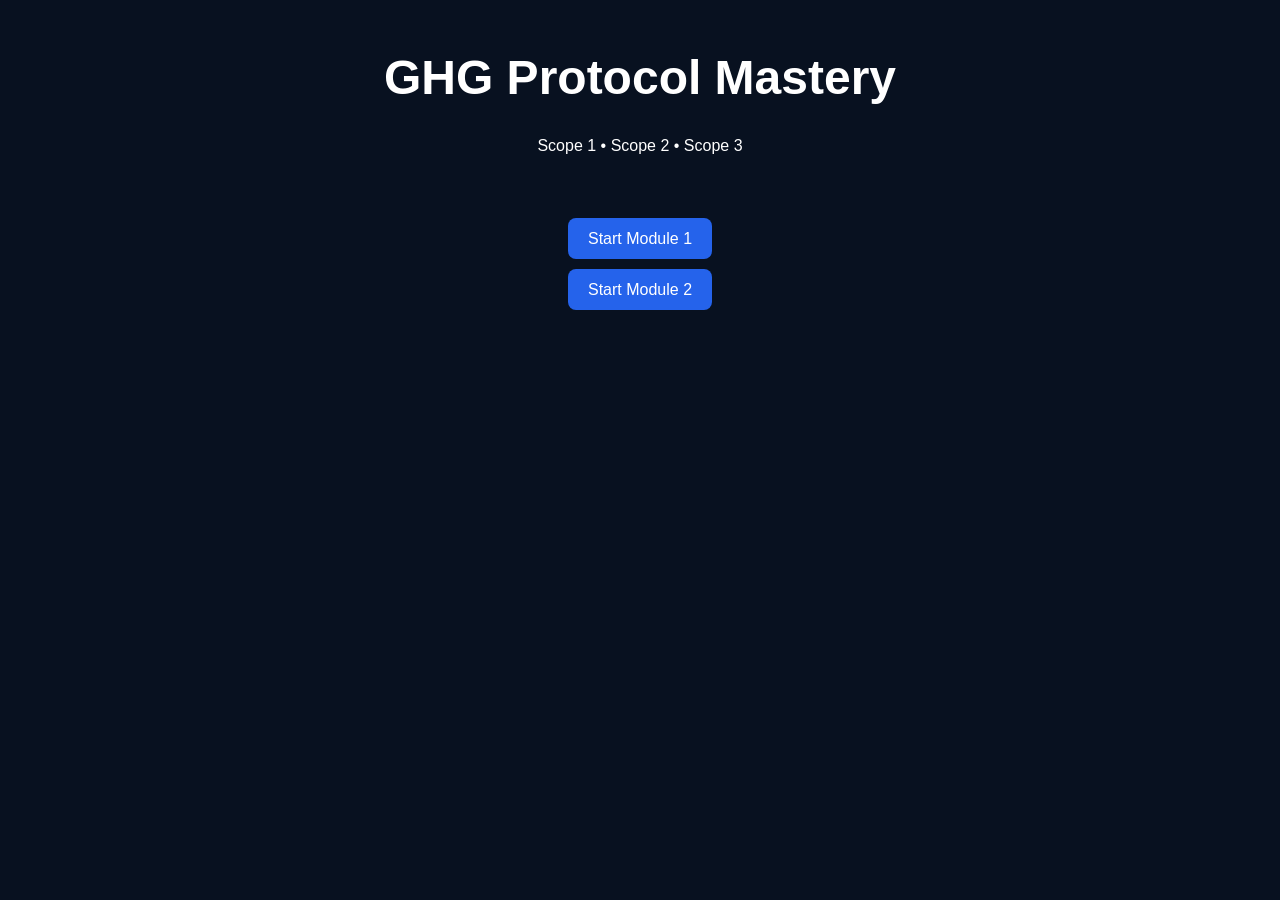
<file: index.html>
<!DOCTYPE html>
<html lang="en">
<head>
  <meta charset="UTF-8">
  <meta name="viewport" content="width=device-width, initial-scale=1.0">
  <title>GHG Protocol Mastery</title>
  <link rel="stylesheet" href="styles.css">
</head>

<body style="background:#081120; color:white; font-family:Arial; text-align:center; padding:40px;">

  <h1>GHG Protocol Mastery</h1>
  <p>Scope 1 • Scope 2 • Scope 3</p>

  <br><br>

  <a href="module1.html" style="background:#2563eb;color:white;padding:12px 20px;border-radius:8px;text-decoration:none;">Start Module 1</a>

  <br><br>

  <a href="module2.html" style="background:#2563eb;color:white;padding:12px 20px;border-radius:8px;text-decoration:none;">Start Module 2</a>

</body>
</html>
</file>
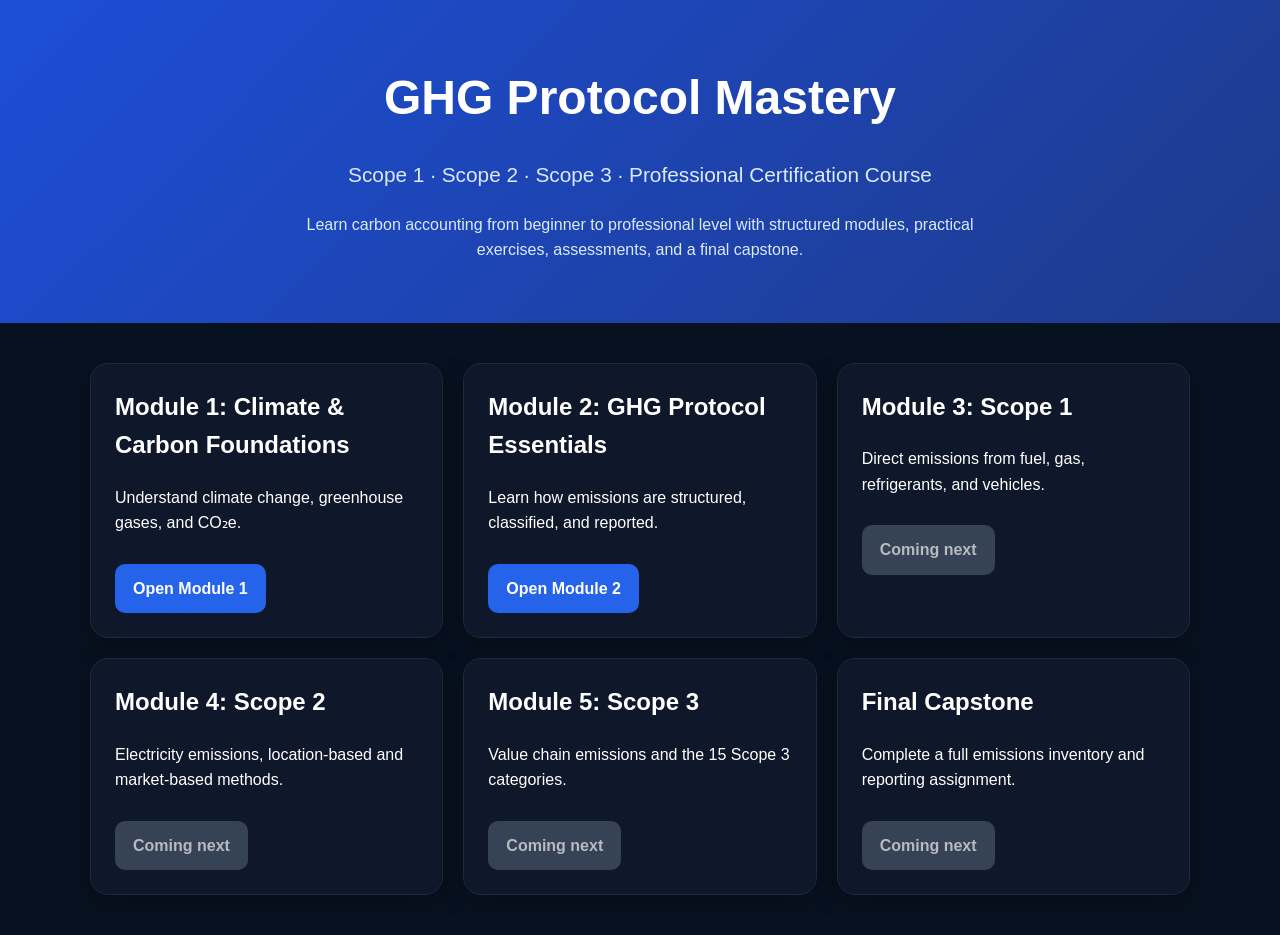
<file: module1.html>
<!DOCTYPE html>
<html lang="en">
<head>
  <meta charset="UTF-8" />
  <meta name="viewport" content="width=device-width, initial-scale=1.0" />
  <title>GHG Protocol Mastery</title>
  <link rel="stylesheet" href="styles.css" />
</head>
<body>
  <header class="hero">
    <div class="container">
      <h1>GHG Protocol Mastery</h1>
      <p class="subtitle">Scope 1 · Scope 2 · Scope 3 · Professional Certification Course</p>
      <p class="intro">
        Learn carbon accounting from beginner to professional level with structured modules,
        practical exercises, assessments, and a final capstone.
      </p>
    </div>
  </header>

  <main class="container">
    <section class="course-grid">
      <div class="card">
        <h2>Module 1: Climate & Carbon Foundations</h2>
        <p>Understand climate change, greenhouse gases, and CO₂e.</p>
        <a class="btn" href="module1.html">Open Module 1</a>
      </div>

      <div class="card">
        <h2>Module 2: GHG Protocol Essentials</h2>
        <p>Learn how emissions are structured, classified, and reported.</p>
        <a class="btn" href="module2.html">Open Module 2</a>
      </div>

      <div class="card">
        <h2>Module 3: Scope 1</h2>
        <p>Direct emissions from fuel, gas, refrigerants, and vehicles.</p>
        <a class="btn disabled" href="#">Coming next</a>
      </div>

      <div class="card">
        <h2>Module 4: Scope 2</h2>
        <p>Electricity emissions, location-based and market-based methods.</p>
        <a class="btn disabled" href="#">Coming next</a>
      </div>

      <div class="card">
        <h2>Module 5: Scope 3</h2>
        <p>Value chain emissions and the 15 Scope 3 categories.</p>
        <a class="btn disabled" href="#">Coming next</a>
      </div>

      <div class="card">
        <h2>Final Capstone</h2>
        <p>Complete a full emissions inventory and reporting assignment.</p>
        <a class="btn disabled" href="#">Coming next</a>
      </div>
    </section>
  </main>
</body>
</html>
</file>
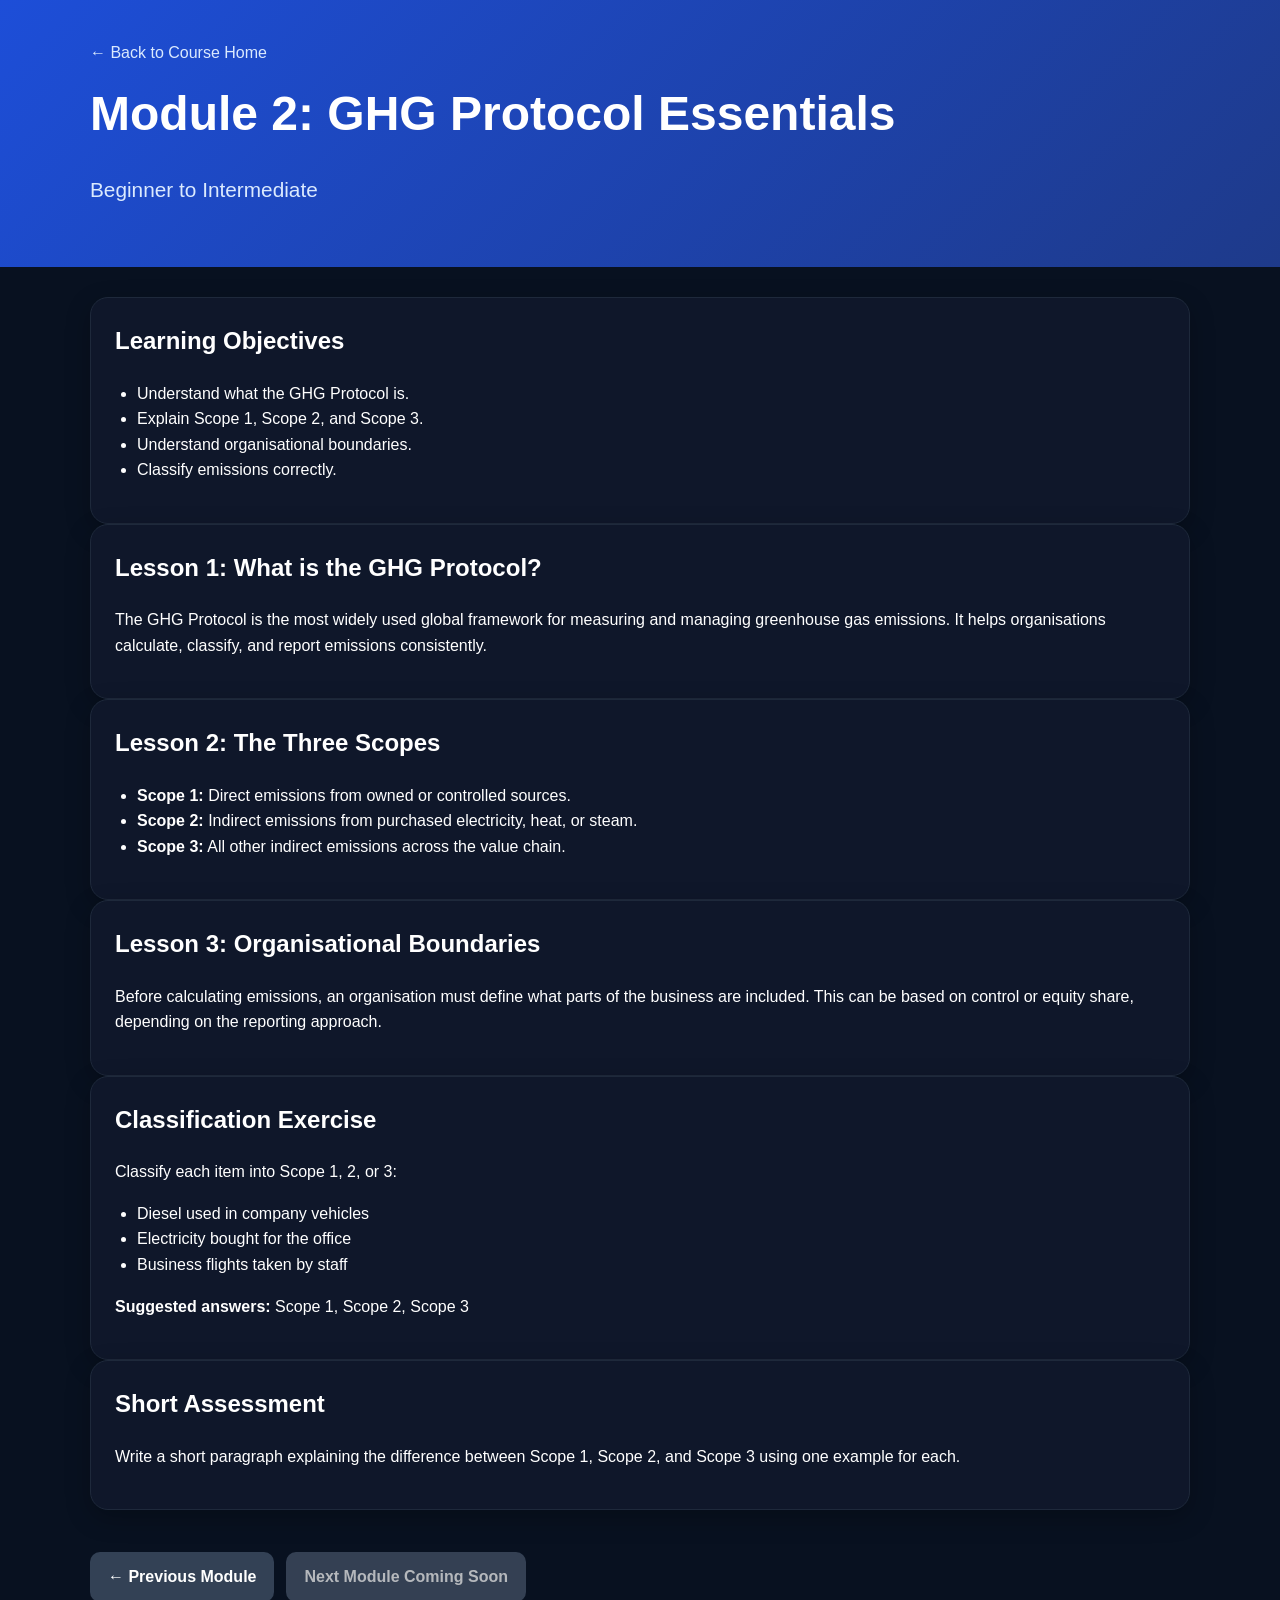
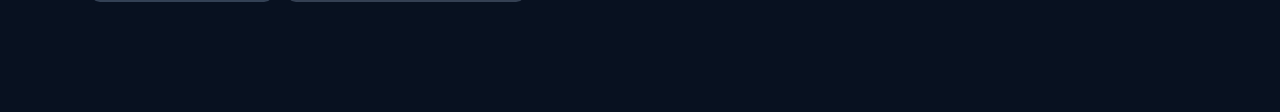
<file: module2.html>
<!DOCTYPE html>
<html lang="en">
<head>
  <meta charset="UTF-8" />
  <meta name="viewport" content="width=device-width, initial-scale=1.0" />
  <title>Module 2 - GHG Protocol Essentials</title>
  <link rel="stylesheet" href="styles.css" />
</head>
<body>
  <header class="page-header">
    <div class="container">
      <a class="back-link" href="index.html">← Back to Course Home</a>
      <h1>Module 2: GHG Protocol Essentials</h1>
      <p class="subtitle">Beginner to Intermediate</p>
    </div>
  </header>

  <main class="container page-content">
    <section class="card">
      <h2>Learning Objectives</h2>
      <ul>
        <li>Understand what the GHG Protocol is.</li>
        <li>Explain Scope 1, Scope 2, and Scope 3.</li>
        <li>Understand organisational boundaries.</li>
        <li>Classify emissions correctly.</li>
      </ul>
    </section>

    <section class="card">
      <h2>Lesson 1: What is the GHG Protocol?</h2>
      <p>
        The GHG Protocol is the most widely used global framework for measuring and managing
        greenhouse gas emissions. It helps organisations calculate, classify, and report emissions
        consistently.
      </p>
    </section>

    <section class="card">
      <h2>Lesson 2: The Three Scopes</h2>
      <ul>
        <li><strong>Scope 1:</strong> Direct emissions from owned or controlled sources.</li>
        <li><strong>Scope 2:</strong> Indirect emissions from purchased electricity, heat, or steam.</li>
        <li><strong>Scope 3:</strong> All other indirect emissions across the value chain.</li>
      </ul>
    </section>

    <section class="card">
      <h2>Lesson 3: Organisational Boundaries</h2>
      <p>
        Before calculating emissions, an organisation must define what parts of the business are
        included. This can be based on control or equity share, depending on the reporting approach.
      </p>
    </section>

    <section class="card">
      <h2>Classification Exercise</h2>
      <p>Classify each item into Scope 1, 2, or 3:</p>
      <ul>
        <li>Diesel used in company vehicles</li>
        <li>Electricity bought for the office</li>
        <li>Business flights taken by staff</li>
      </ul>
      <p><strong>Suggested answers:</strong> Scope 1, Scope 2, Scope 3</p>
    </section>

    <section class="card">
      <h2>Short Assessment</h2>
      <p>
        Write a short paragraph explaining the difference between Scope 1, Scope 2, and Scope 3
        using one example for each.
      </p>
    </section>

    <div class="nav-buttons">
      <a class="btn secondary" href="module1.html">← Previous Module</a>
      <a class="btn disabled" href="#">Next Module Coming Soon</a>
    </div>
  </main>
</body>
</html>
</file>
<file: styles.css>
body {
  margin: 0;
  font-family: Arial, sans-serif;
  background: #081120;
  color: #ffffff;
  line-height: 1.6;
}

.container {
  width: 90%;
  max-width: 1100px;
  margin: auto;
}

.hero {
  background: linear-gradient(135deg, #1d4ed8, #1e3a8a);
  padding: 60px 20px;
  text-align: center;
}

.page-header {
  background: linear-gradient(135deg, #1d4ed8, #1e3a8a);
  padding: 40px 20px;
}

h1 {
  font-size: 3rem;
  margin: 0 0 10px;
}

h2 {
  margin-top: 0;
}

.subtitle {
  font-size: 1.3rem;
  color: #dbeafe;
}

.intro {
  max-width: 700px;
  margin: 20px auto 0;
  color: #dbeafe;
}

.course-grid {
  display: grid;
  grid-template-columns: repeat(auto-fit, minmax(280px, 1fr));
  gap: 20px;
  padding: 40px 0;
}

.card {
  background: #0f172a;
  border-radius: 18px;
  padding: 24px;
  box-shadow: 0 8px 24px rgba(0, 0, 0, 0.25);
  border: 1px solid #1e293b;
}

.btn {
  display: inline-block;
  background: #2563eb;
  color: #fff;
  text-decoration: none;
  padding: 12px 18px;
  border-radius: 10px;
  margin-top: 12px;
  font-weight: bold;
}

.btn:hover {
  background: #1d4ed8;
}

.btn.secondary {
  background: #334155;
}

.btn.secondary:hover {
  background: #475569;
}

.btn.disabled {
  background: #475569;
  pointer-events: none;
  opacity: 0.7;
}

.page-content {
  padding: 30px 0 50px;
}

.back-link {
  display: inline-block;
  color: #dbeafe;
  text-decoration: none;
  margin-bottom: 10px;
}

.nav-buttons {
  display: flex;
  gap: 12px;
  flex-wrap: wrap;
  margin: 30px 0 60px;
}

ul, ol {
  padding-left: 22px;
}

@media (max-width: 768px) {
  h1 {
    font-size: 2.2rem;
  }

  .subtitle {
    font-size: 1.05rem;
  }
}
</file>
